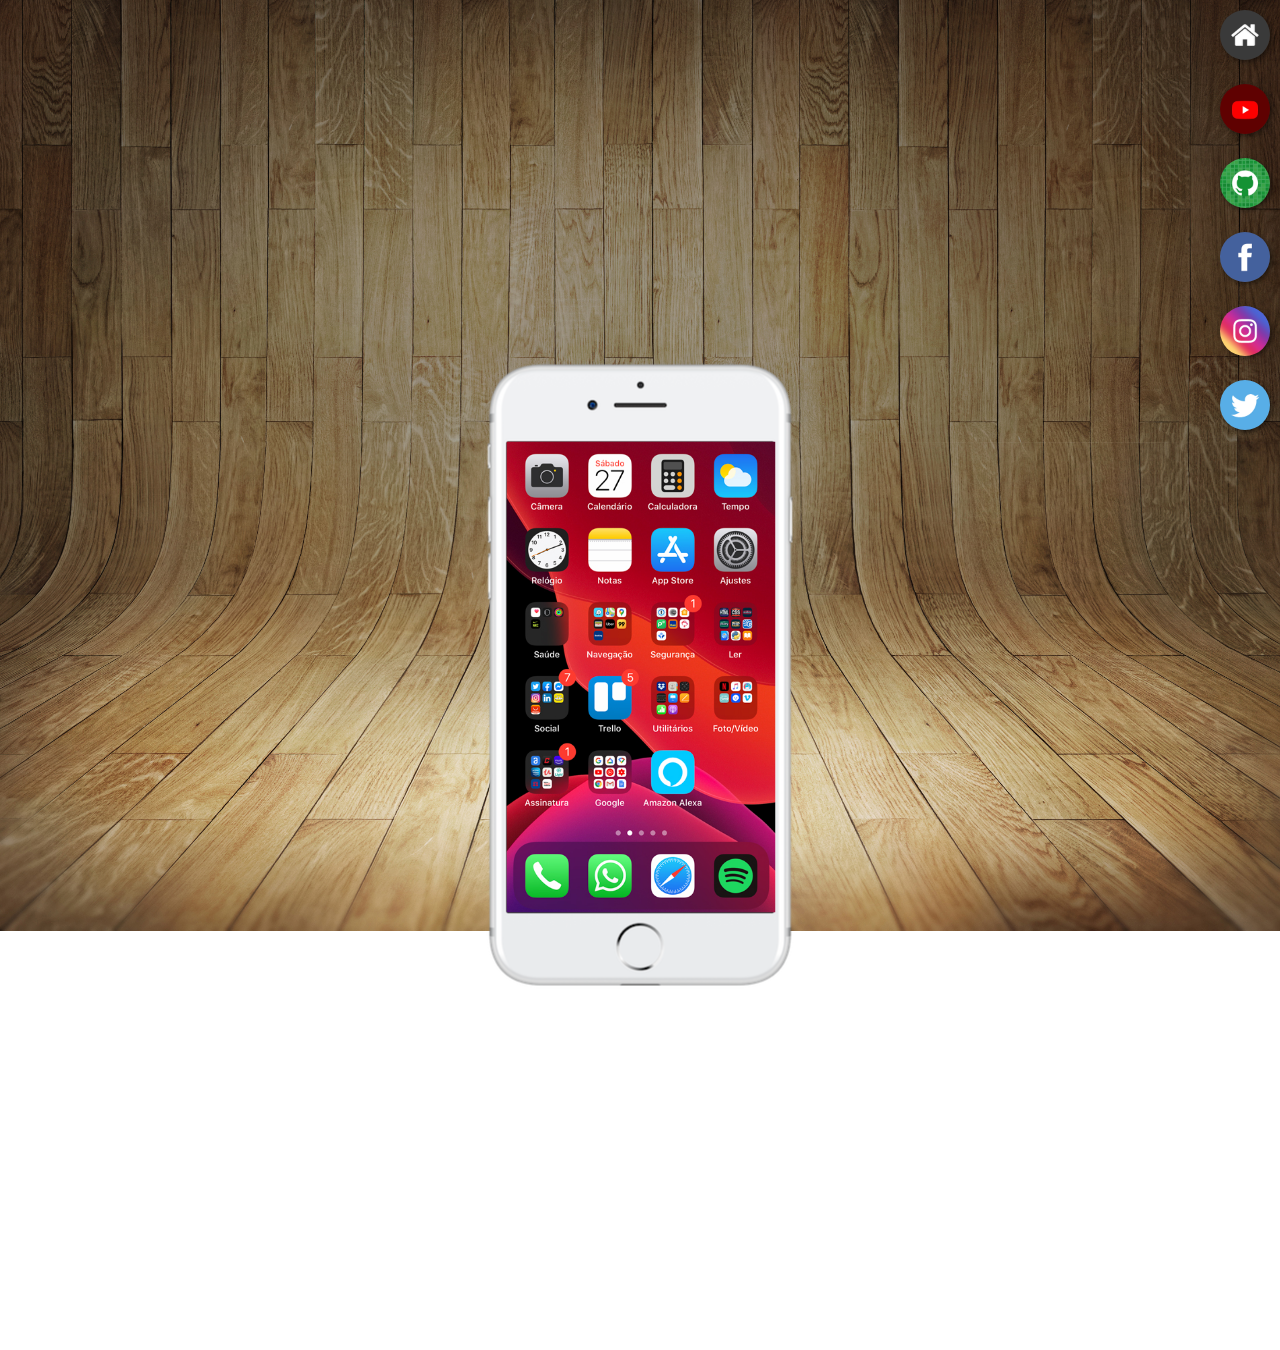
<file: index.html>
<!DOCTYPE html>
<html lang="pt-br">
<head>
    <meta charset="UTF-8">
    <meta name="viewport" content="width=device-width, initial-scale=1.0">
  <link rel="shortcut icon" href="__MACOSX/favicon.ico" type="image/x-icon">
  <link rel="stylesheet" href="estilos/style.css">  
  <title>Projeto redes sociais</title>
</head>
<body>
    <main>
        <section id="telefone">
            <iframe src="home.html" name="tela" id="tela" frameborder="0">
                Seu navegador não é compativel!
            </iframe>

        </section>
        <section id="redes-sociais">
            <a href="home.html" target="tela"><img src="__MACOSX/pacote-d013/imagens/logo-home.jpg" alt=""></a><br>
            <a href="youtube.html" target="tela"><img src="__MACOSX/pacote-d013/imagens/logo-youtube.jpg" alt=""></a><br>
            <a href="GITHUB.HTML" target="tela"><img src="__MACOSX/pacote-d013/imagens/logo-github.jpg" alt=""></a><br>
            <a href="facebook.html" target="tela"><img src="__MACOSX/pacote-d013/imagens/logo-facebook.jpg" alt=""></a><br>
            <a href="instagram.html" target="tela"><img src="__MACOSX/pacote-d013/imagens/logo-instagram.jpg" alt=""></a><br>
            <a href="twiter.html" target="tela"><img src="__MACOSX/pacote-d013/imagens/logo-twitter.jpg" alt=""></a>

        </section>
    </main>
    
</body>
</html>
</file>
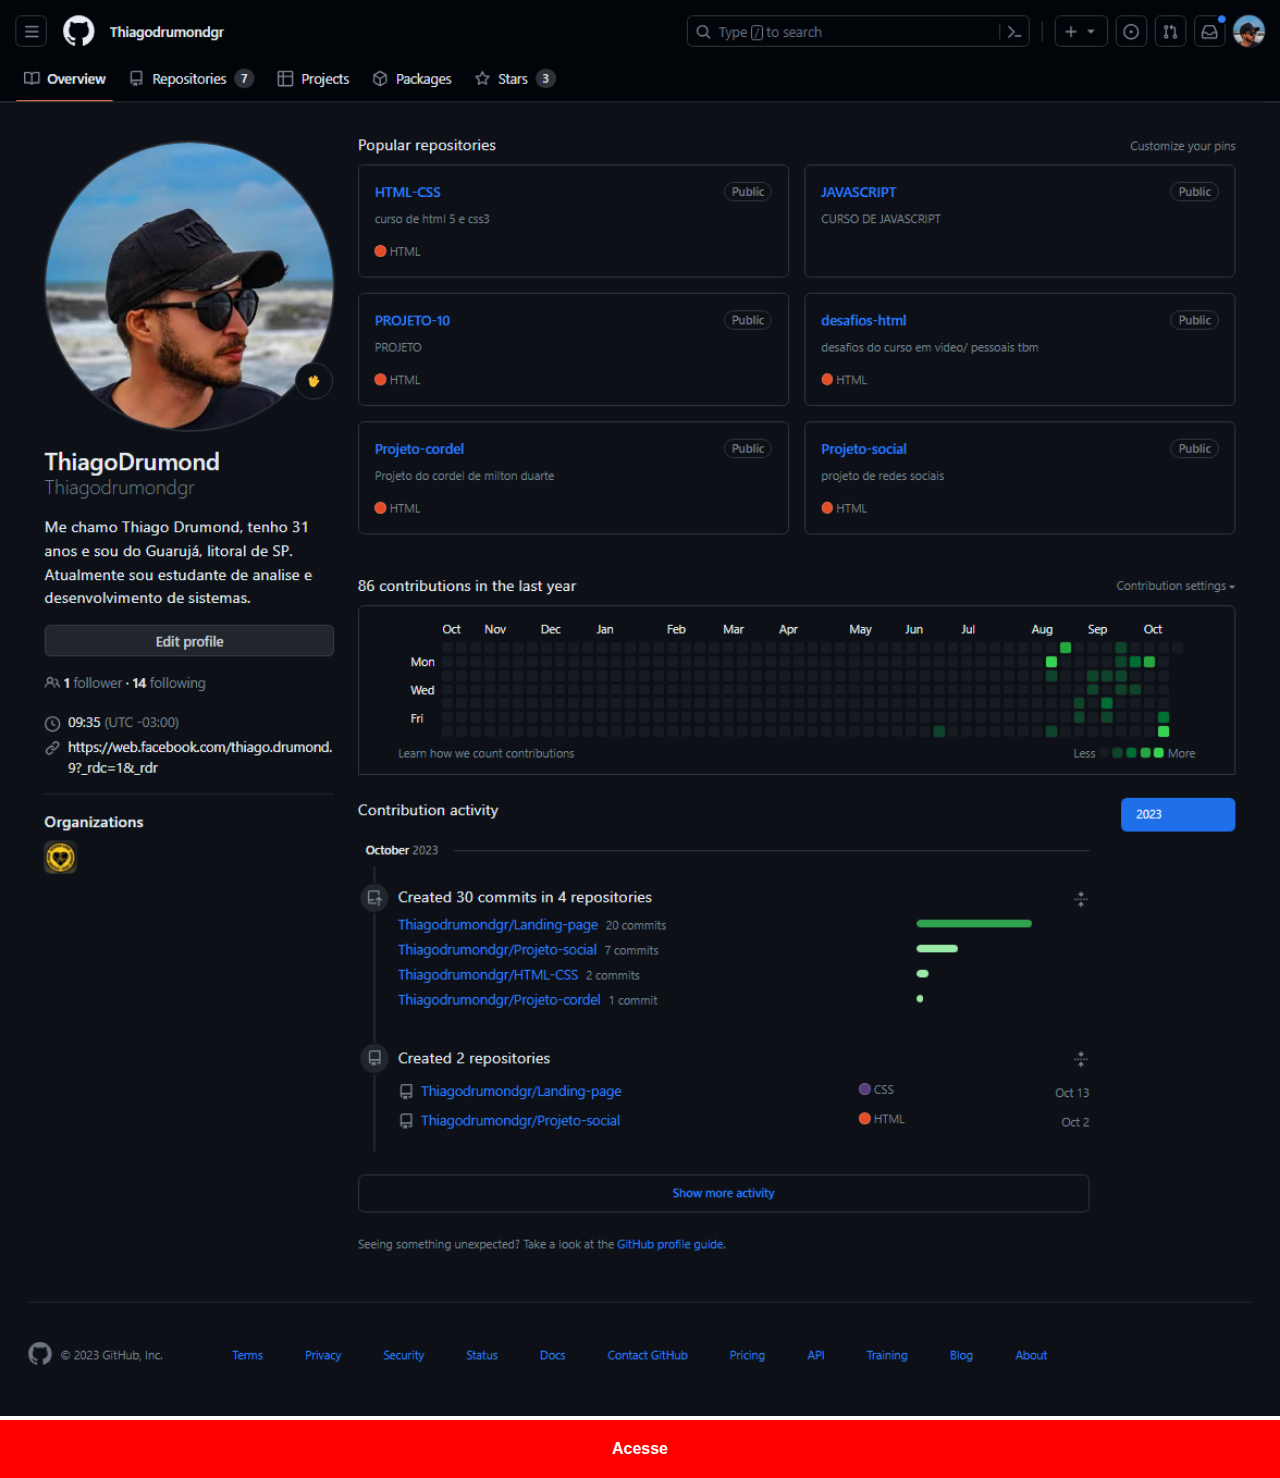
<file: GITHUB.HTML>
<!DOCTYPE html>
<html lang="pt-br">
<head>
    <meta charset="UTF-8">
    <meta name="viewport" content="width=device-width, initial-scale=1.0">
    <title>github</title>
    <link rel="stylesheet" href="estilos/social.css">
</head>
<body>
    <img src="__MACOSX/pacote-d013/imagens/github.png" alt="github">
    <a href="https://github.com/Thiagodrumondgr" target="_blank">Acesse</a>
    
</body>
</html>
</file>
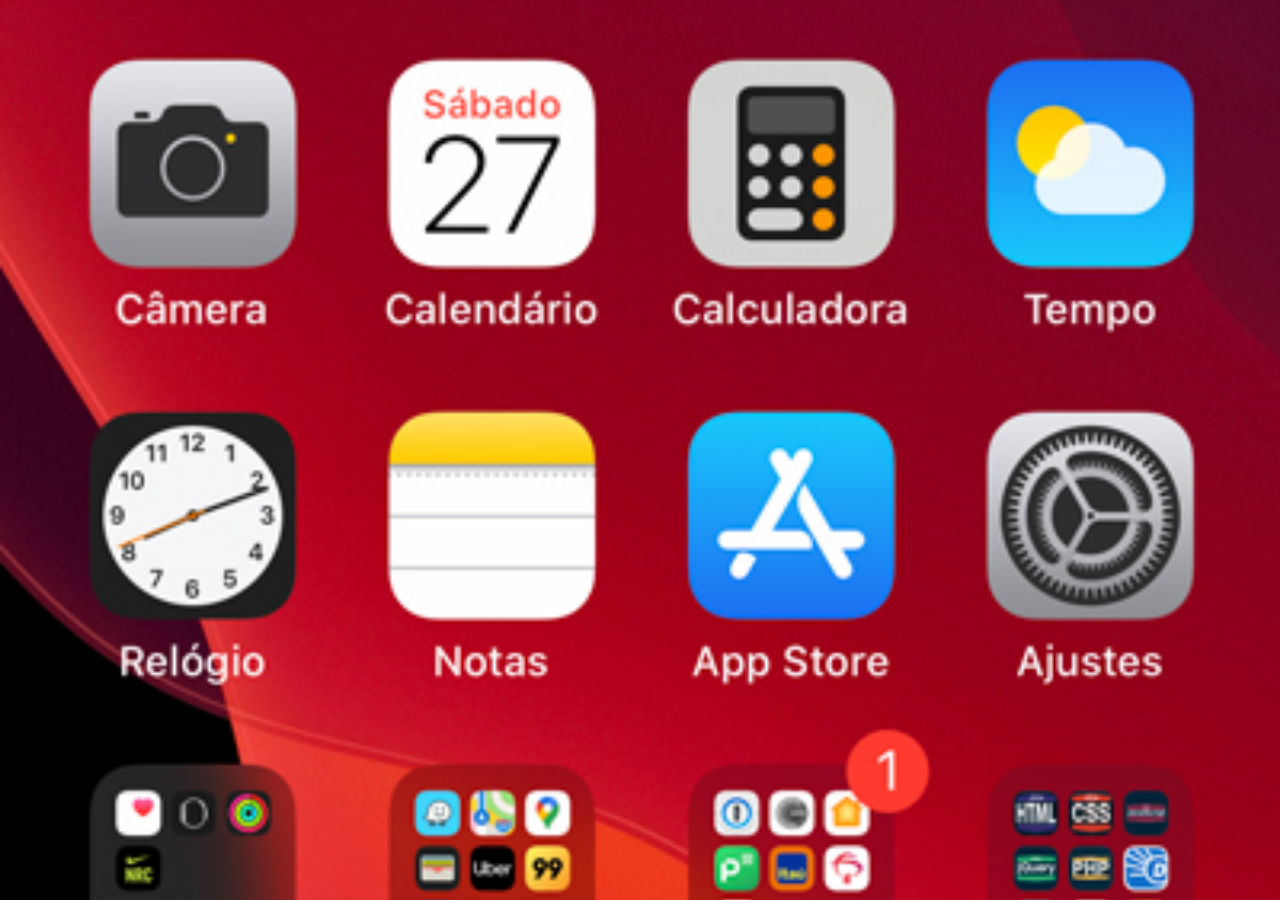
<file: home.html>
<!DOCTYPE html>
<html lang="py-br">
<head>
    <meta charset="UTF-8">
    <meta name="viewport" content="width=device-width, initial-scale=1.0">
    <title>home</title>
</head>
<style>
    * {
        margin: 0px;
        padding: 0px;

    }
    body{
        width: 100vw;
        height: 100vh;
        background:  url(__MACOSX/pacote-d013/imagens/tela-home.jpg) no-repeat top center;
        background-size: cover;
    }
</style>
<body>
    
</body>
</html>
</file>
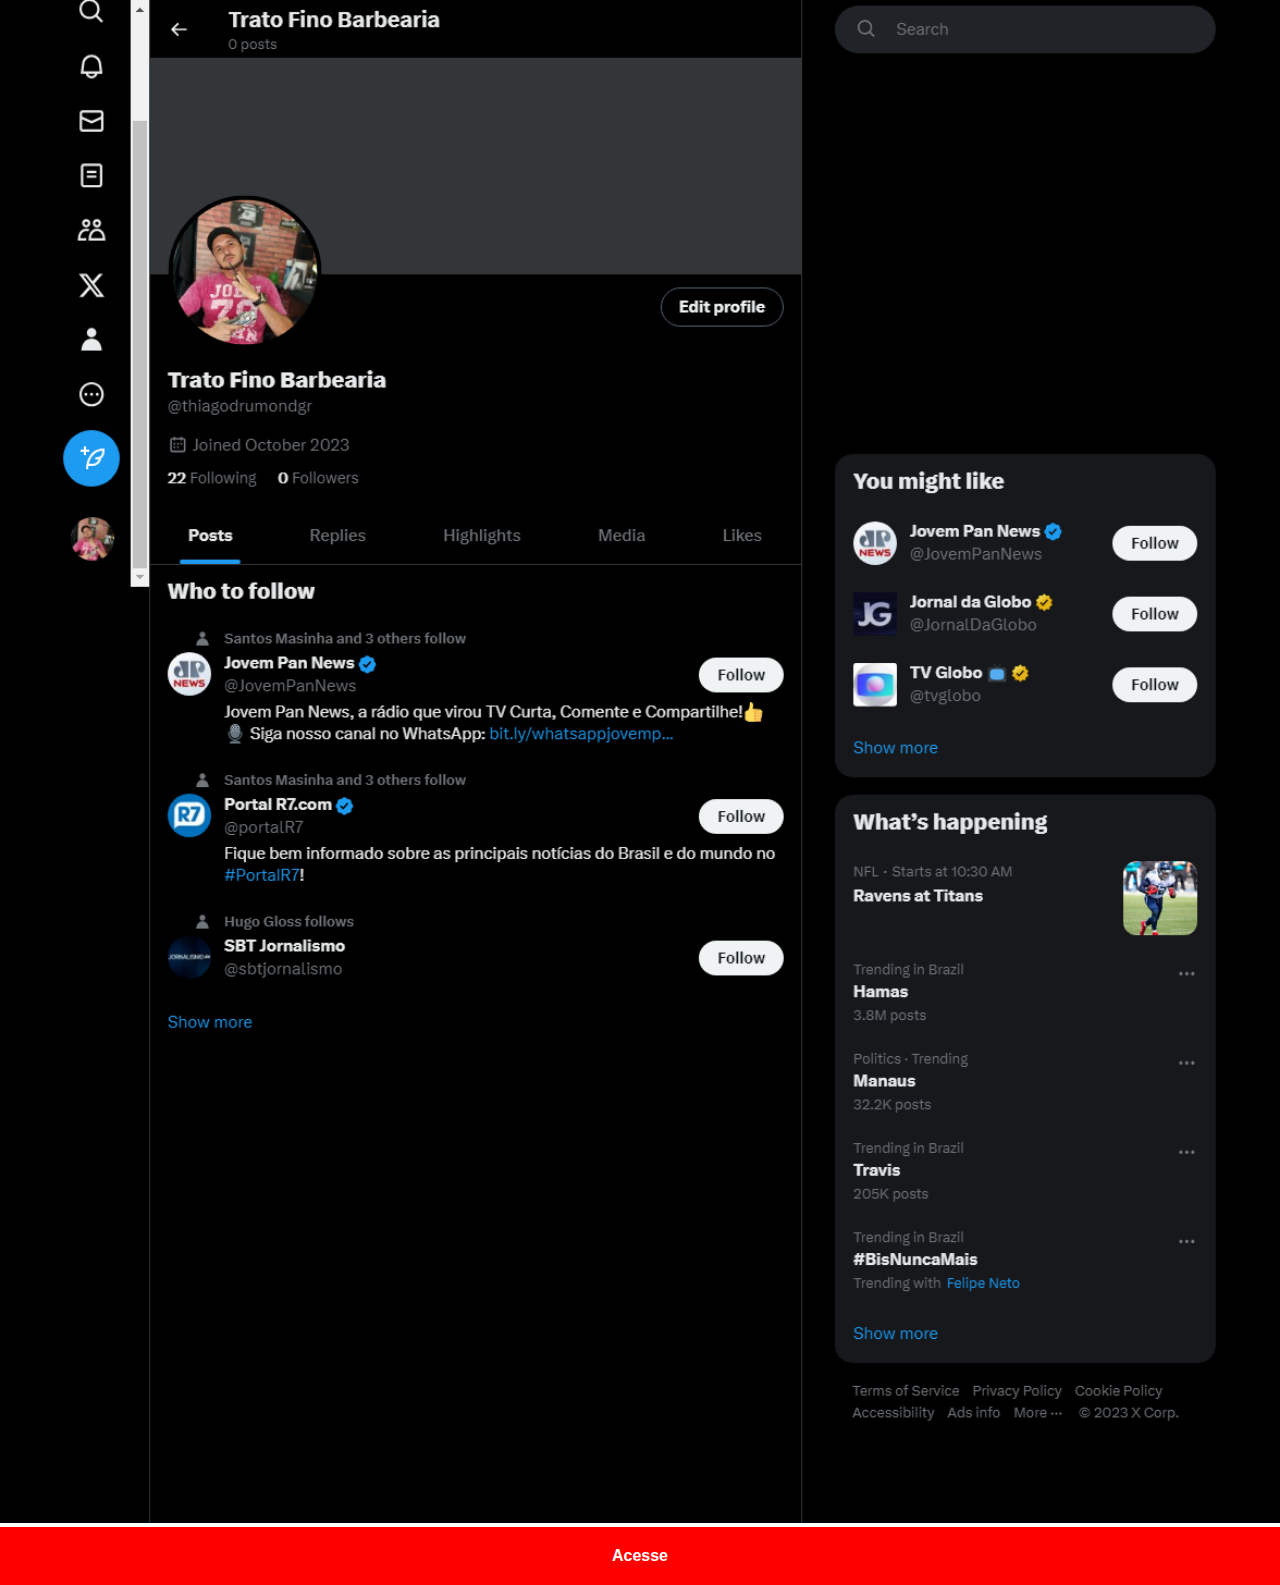
<file: twiter.html>
<!DOCTYPE html>
<html lang="pt-br">
<head>
    <meta charset="UTF-8">
    <meta name="viewport" content="width=device-width, initial-scale=1.0">
    <title>github</title>
    <link rel="stylesheet" href="estilos/social.css">
</head>
<body>
    <img src="__MACOSX/pacote-d013/imagens/twiter.png" alt="twiter">
    <a href="https://twitter.com/thiagodrumondgr" target="_blank">Acesse</a>
    
</body>
</html>
</file>
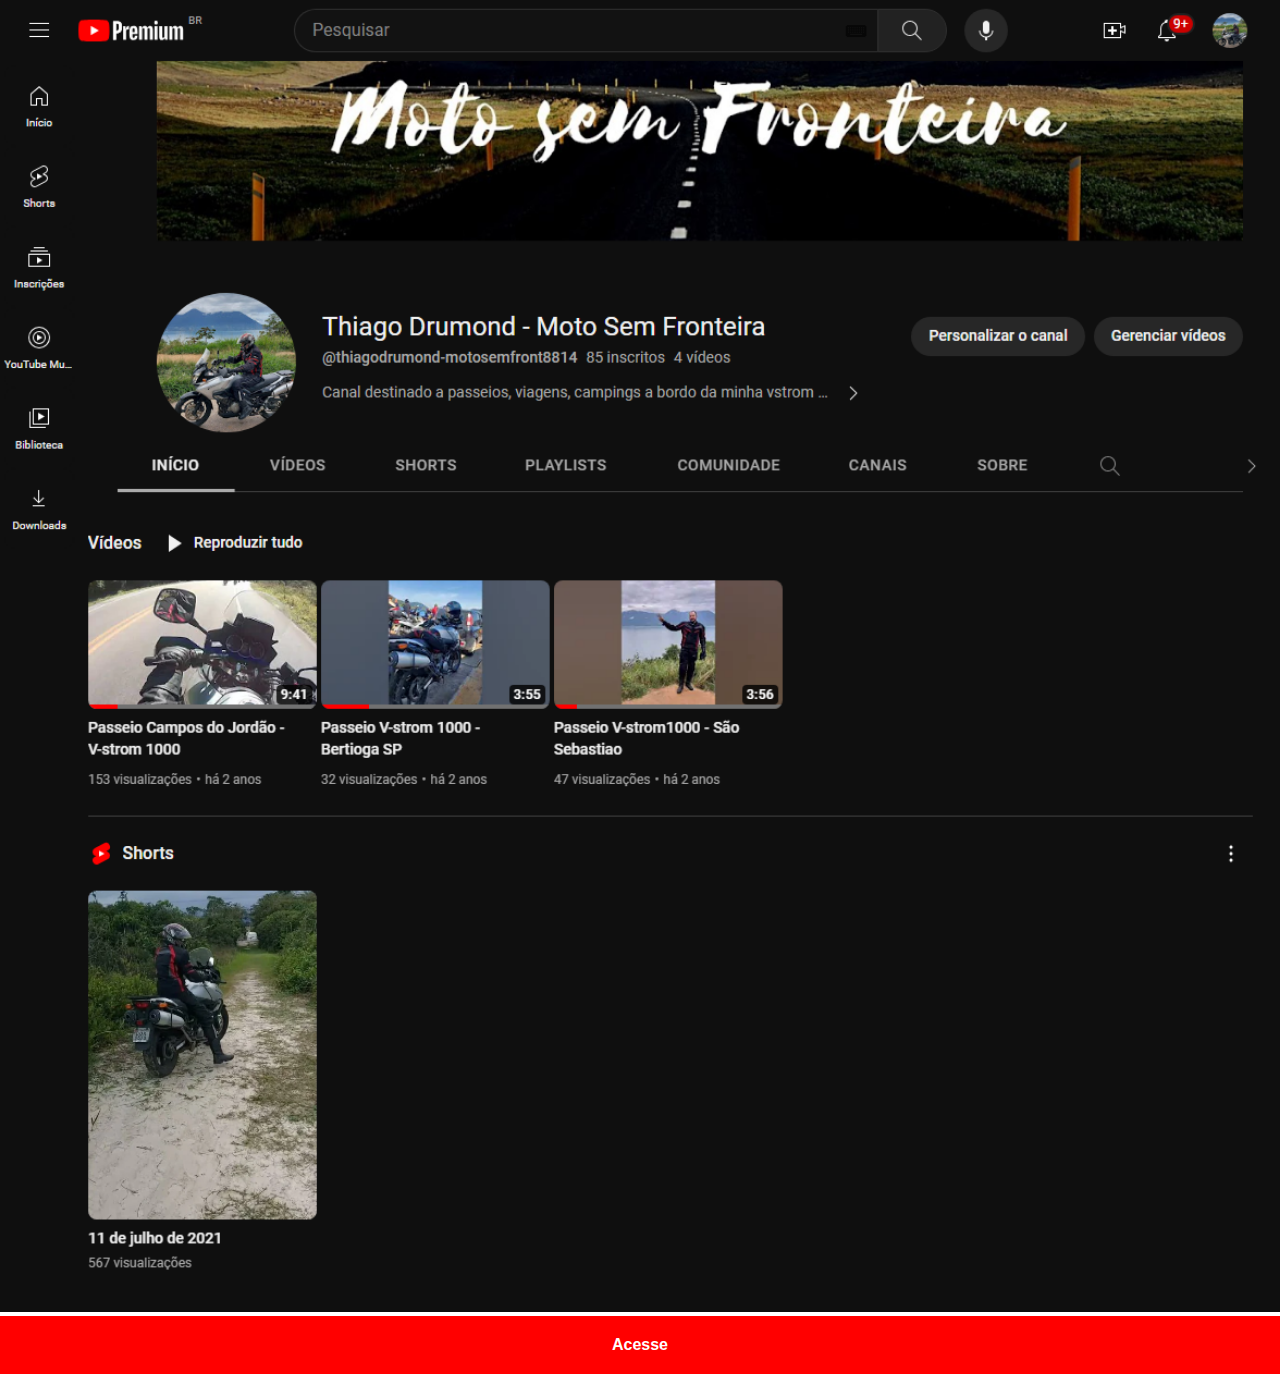
<file: youtube.html>
<!DOCTYPE html>
<html lang="pt-br">
<head>
    <meta charset="UTF-8">
    <meta name="viewport" content="width=device-width, initial-scale=1.0">
    <title>youtube</title>
    <link rel="stylesheet" href="estilos/social.css">
   
</head>
<body>
    <img src="__MACOSX/pacote-d013/imagens/youtube.png" alt="Youtube">
    <a href="https://www.youtube.com/@CursoemVideo/playlists" target="_blank">Acesse</a>
    
</body>
</html>
</file>
<file: estilos/style.css>
@charset "UTF-8";

*{
    margin: 0px;
    padding: 0px;
    font-family: Arial, Helvetica, sans-serif;
}
body{
    height: 100vh;
    width: 100vw;
    background-color: black;
}
body{
    background: url(../__MACOSX/pacote-d013/imagens/fundo-madeira.jpg) no-repeat top center;
background-size: cover;
background-attachment: fixed;

}

main{
    position: relative;
    height: 150vh;
    
    
}
section#telefone{
    position: absolute;
    top: 50%;
    left: 50%;
    transform: translate(-50%, -50%);
    height: 627px;
    width: 311px;
    
    background: url(../__MACOSX/pacote-d013/imagens/frame-iphone.png) no-repeat;
}
iframe#tela{
    position: relative;
    top: 80px;
    left: 22px;
    width: 269px;
    height: 471px;
}
section#redes-sociais{
    text-align: right;
}
section#redes-sociais img{
    width: 50px;
    margin: 10px;
    border-radius: 50%;
    box-shadow: 2px 2px 5px rgba(0, 0, 0, 0.479);
    box-sizing: border-box;
}
section#redes-sociais img:hover{
    border: 2px solid white;
    transform: translate(-3px, -3px );
    box-shadow: 5px 5px 10px rgba(0, 0, 0, 0.719);
    transition: transform 0.5, border 1s;
}
</file>
<file: estilos/social.css>
@charset "UTF-8";


*{
    margin: 0px;
    padding: 0px;
    font-family: Arial, Helvetica, sans-serif;
}
::-webkit-scrollbar{
    width: 0px;
    height: 0px;
}
img{
width: 100vw;

}

a{
display: block;
background-color: red;
color: white;
padding: 20px;
text-align: center;
font-weight: bolder;
text-decoration: none;
}
a:hover{
    background-color: brown;
}
</file>
